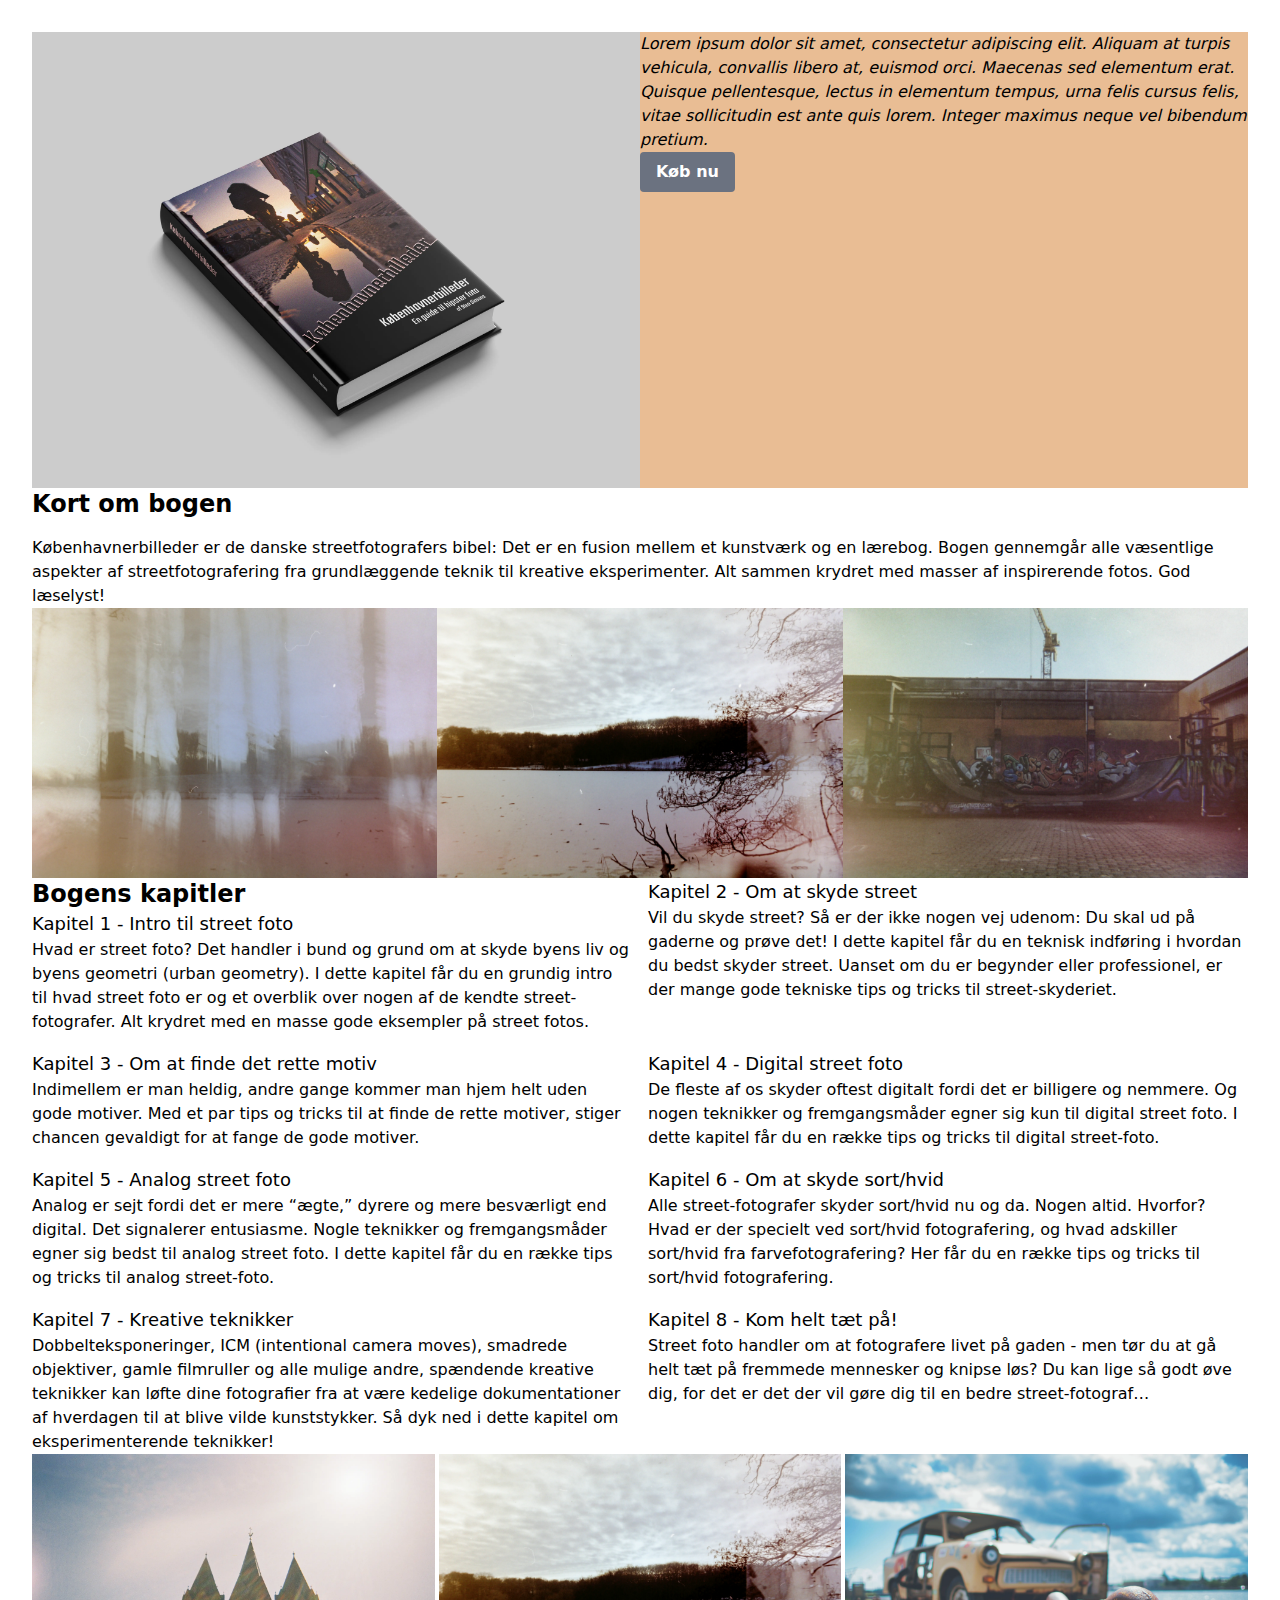
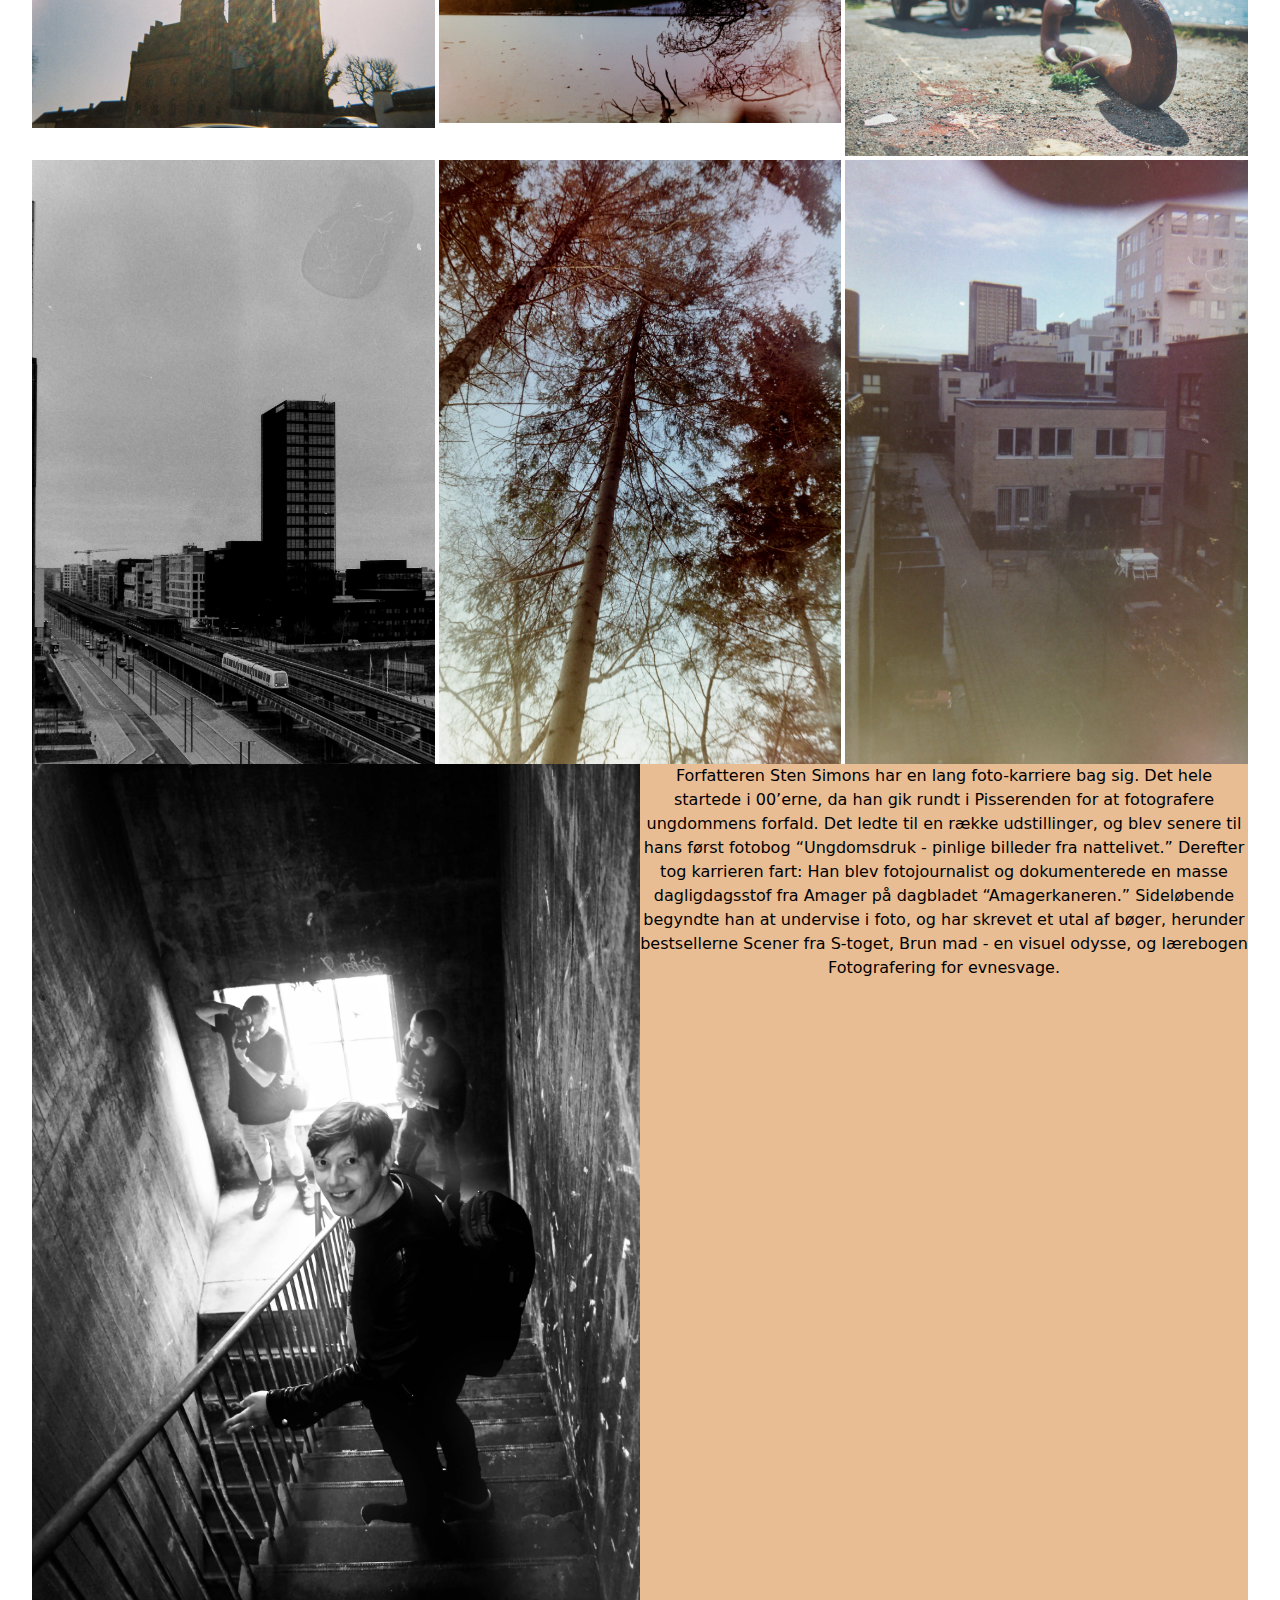
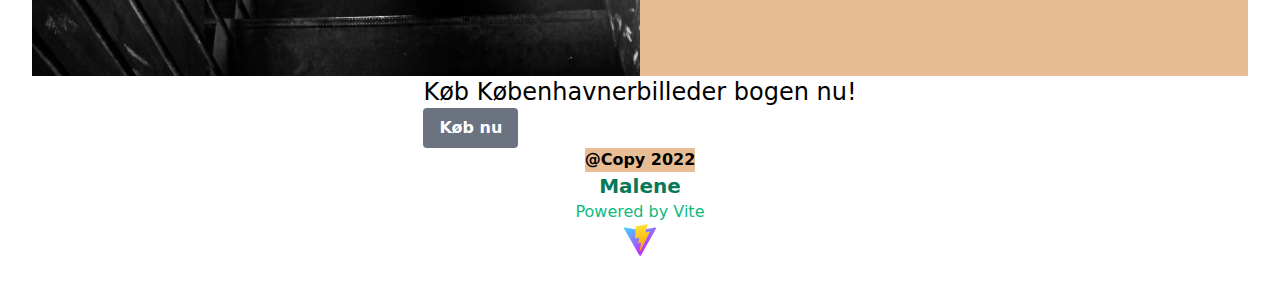
<file: index.html>
<!DOCTYPE html>
<html lang="en">
  <head>
    <meta charset="UTF-8" />
    <link rel="icon" type="image/svg+xml" href="/vite.svg" />
    <meta name="viewport" content="width=device-width, initial-scale=1.0" />
    <title>Københavnerbilleder</title>
    <script type="module" crossorigin src="./assets/main.ae54f498.js"></script>
    <link rel="stylesheet" href="./assets/index.4bffa501.css">
  </head>
  <body class="grid place-items-center p-8">

    <div class="grid grid-cols-2 gap-0">
      <div class="">
        <img src="img/kobenhavnerbilleder-sten-simons.webp" alt="kobenhavnerbilleder" /></div>
      <!-- ... -->
      <div class="bg-[#e9bd94] text-black">
       <p class="italic">Lorem ipsum dolor sit amet, consectetur adipiscing elit. Aliquam at turpis vehicula, convallis libero at, euismod orci. Maecenas sed elementum erat. Quisque pellentesque, lectus in elementum tempus, urna felis cursus felis, vitae sollicitudin est ante quis lorem. Integer maximus neque vel bibendum pretium. 
       </p> 
       <button class="bg-gray-500 hover:bg-blue-700 text-white font-bold py-2 px-4 rounded">
          Køb nu
        </button>
      </div>
    </div>

    <div class="grid grid-cols-1 gap-4 ">
      <div class="text-2xl font-bold">Kort om bogen</div>
      <div class="">
        Københavnerbilleder er de danske streetfotografers bibel: Det er en fusion mellem et kunstværk og en lærebog.
      
      Bogen gennemgår alle væsentlige aspekter af streetfotografering fra grundlæggende teknik til kreative eksperimenter. Alt sammen krydret med masser af inspirerende fotos. God læselyst!</div>
    </div>

    <div class="grid grid-cols-3 gap-0">
      <div class="">
        <img src="img/lomo-smena-17.webp" alt="lomo17" />
      </div>
      <div class="">
        <img src="img/lomo-smena-20.webp" alt="lomo20" />
      </div>
      <div class="">
        <img src="img/agfa-genanvendeligt-kamera-35mm-film-2-5.webp" alt="lomo15" />
        </div>
    </div>
    


    <div class="grid grid-cols-2 gap-4 ">
      <div class="">
        <div class="text-2xl font-bold">Bogens kapitler</div>
        <div class="text-lg">Kapitel 1 - Intro til street foto</div>
        Hvad er street foto? Det handler i bund og grund om at skyde byens liv og byens geometri (urban geometry). I dette kapitel får du en grundig intro til hvad street foto er og et overblik over nogen af de kendte street-fotografer. Alt krydret med en masse gode eksempler på street fotos.
        
      </div>
      <div class="">
        <div class="text-lg ">Kapitel 2 - Om at skyde street</div>
Vil du skyde street? Så er der ikke nogen vej udenom: Du skal ud på gaderne og prøve det! I dette kapitel får du en teknisk indføring i hvordan du bedst skyder street. Uanset om du er begynder eller professionel, er der mange gode tekniske tips og tricks til street-skyderiet.
</div>
    

    <div class="">
      <div class="text-lg "> Kapitel 3 - Om at finde det rette motiv </div>
      Indimellem er man heldig, andre gange kommer man hjem helt uden gode motiver. Med et par tips og tricks til at finde de rette motiver, stiger chancen gevaldigt for at fange de gode motiver.
      
</div>

<div class="">
  <div class="text-lg "> Kapitel 4 - Digital street foto </div>
  De fleste af os skyder oftest digitalt fordi det er billigere og nemmere. Og nogen teknikker og fremgangsmåder egner sig kun til digital street foto. I dette kapitel får du en række tips og tricks til digital street-foto. 
  
</div>

<div class="">
  <div class="text-lg "> Kapitel 5 - Analog street foto </div>
Analog er sejt fordi det er mere “ægte,” dyrere og mere besværligt end digital. Det signalerer entusiasme. Nogle teknikker og fremgangsmåder egner sig bedst til analog street foto. I dette kapitel får du en række tips og tricks til analog street-foto. 

</div>

<div class="">
  <div class="text-lg ">  Kapitel 6 - Om at skyde sort/hvid </div>
  Alle street-fotografer skyder sort/hvid nu og da. Nogen altid. Hvorfor? Hvad er der specielt ved sort/hvid fotografering, og hvad adskiller sort/hvid fra farvefotografering? Her får du en række tips og tricks til sort/hvid fotografering. 
  
  
</div>

<div class="">
  <div class="text-lg ">  Kapitel 7 - Kreative teknikker </div>
  Dobbelteksponeringer, ICM (intentional camera moves), smadrede objektiver, gamle filmruller og alle mulige andre, spændende kreative teknikker kan løfte dine fotografier fra at være kedelige dokumentationer af hverdagen til at blive vilde kunststykker. Så dyk ned i dette kapitel om eksperimenterende teknikker!
  
</div>

  <div class="">
    <div class="text-lg"> Kapitel 8 - Kom helt tæt på! </div>
  Street foto handler om at fotografere livet på gaden - men tør du at gå helt tæt på fremmede mennesker og knipse løs? Du kan lige så godt øve dig, for det er det der vil gøre dig til en bedre street-fotograf…
  
  </div>
</div>


<div class="grid grid-cols-3 gap-1">
  <div class="">
     <img src="img/foraar-med-et-agfa-le-box-2021-17.webp" alt="lomo17" />
  </div>
  <div class="">
    <img src="img/lomo-smena-20.webp" alt="lomo20" />
  </div>
  <div class="scale-70 ">
    <img src="img/_6090016.webp" alt="_6090016" />
</div>
  <div class="">
      <img src="img/nikkormat-ft2-orestad-c-6.webp" alt="nikkormat-ft2-orestad-c-6" />
  </div>
  <div class="">
    <img src="img/lomo-smena-15.webp" alt="lomo-smena-15" />
</div>
<div class="">
  <img src="img/agfa-genanvendeligt-kamera-35mm-film-2-7.webp" alt="agfa-genanvendeligt-kamera-35mm-film-2-7" />
</div>
    
</div>



<div class="grid grid-cols-2 gap-0">
  <div class="">
    <img src="img/sten_simons.webp" alt="stensimons" /></div>
  <!-- ... -->
  <div class="bg-[#e9bd94] text-black">
    <p class="text-center "> Forfatteren
    Sten Simons har en lang foto-karriere bag sig. Det hele startede i 00’erne, da han gik rundt i Pisserenden for at fotografere ungdommens forfald. Det ledte til en række udstillinger, og blev senere til hans først fotobog “Ungdomsdruk - pinlige billeder fra nattelivet.”
    Derefter tog karrieren fart: Han blev fotojournalist og dokumenterede en masse dagligdagsstof fra Amager på dagbladet “Amagerkaneren.” Sideløbende begyndte han at undervise i foto, og har skrevet et utal af bøger, herunder bestsellerne Scener fra S-toget, Brun mad - en visuel odysse, og lærebogen Fotografering for evnesvage.
  </p>
  </div>
</div>





<div class="grid grid-cols-1 gap-0">
  <div class="">
    <p class="text-center text-2xl ">Køb Københavnerbilleder bogen nu!</p>
    <button class="bg-gray-500 hover:bg-blue-700 text-white font-bold py-2 px-4 rounded">
      Køb nu
    </button>
    
  </div>
</div>





<footer class="grid grid-cols-1 gap-0 ">
  <div class="bg-[#e9bd94]">
      <p class="font-bold ">
         @Copy 2022
      </p>
  </div>
</footer>





    
    <h1 class="text-xl font-bold text-emerald-700">Malene</h1>
    <p class="text-emerald-500">
      Powered by <a href="https://vitejs.dev/guide">Vite</a>
    </p>
    <img src="img/vite.svg" alt="Vite Logo" />

    
  </body>
</html>
</file>
<file: assets/index.4bffa501.css>
*,:before,:after{box-sizing:border-box;border-width:0;border-style:solid;border-color:#e5e7eb}:before,:after{--tw-content: ""}html{line-height:1.5;-webkit-text-size-adjust:100%;-moz-tab-size:4;-o-tab-size:4;tab-size:4;font-family:ui-sans-serif,system-ui,-apple-system,BlinkMacSystemFont,Segoe UI,Roboto,Helvetica Neue,Arial,Noto Sans,sans-serif,"Apple Color Emoji","Segoe UI Emoji",Segoe UI Symbol,"Noto Color Emoji"}body{margin:0;line-height:inherit}hr{height:0;color:inherit;border-top-width:1px}abbr:where([title]){-webkit-text-decoration:underline dotted;text-decoration:underline dotted}h1,h2,h3,h4,h5,h6{font-size:inherit;font-weight:inherit}a{color:inherit;text-decoration:inherit}b,strong{font-weight:bolder}code,kbd,samp,pre{font-family:ui-monospace,SFMono-Regular,Menlo,Monaco,Consolas,Liberation Mono,Courier New,monospace;font-size:1em}small{font-size:80%}sub,sup{font-size:75%;line-height:0;position:relative;vertical-align:baseline}sub{bottom:-.25em}sup{top:-.5em}table{text-indent:0;border-color:inherit;border-collapse:collapse}button,input,optgroup,select,textarea{font-family:inherit;font-size:100%;font-weight:inherit;line-height:inherit;color:inherit;margin:0;padding:0}button,select{text-transform:none}button,[type=button],[type=reset],[type=submit]{-webkit-appearance:button;background-color:transparent;background-image:none}:-moz-focusring{outline:auto}:-moz-ui-invalid{box-shadow:none}progress{vertical-align:baseline}::-webkit-inner-spin-button,::-webkit-outer-spin-button{height:auto}[type=search]{-webkit-appearance:textfield;outline-offset:-2px}::-webkit-search-decoration{-webkit-appearance:none}::-webkit-file-upload-button{-webkit-appearance:button;font:inherit}summary{display:list-item}blockquote,dl,dd,h1,h2,h3,h4,h5,h6,hr,figure,p,pre{margin:0}fieldset{margin:0;padding:0}legend{padding:0}ol,ul,menu{list-style:none;margin:0;padding:0}textarea{resize:vertical}input::-moz-placeholder,textarea::-moz-placeholder{opacity:1;color:#9ca3af}input::placeholder,textarea::placeholder{opacity:1;color:#9ca3af}button,[role=button]{cursor:pointer}:disabled{cursor:default}img,svg,video,canvas,audio,iframe,embed,object{display:block;vertical-align:middle}img,video{max-width:100%;height:auto}[type=text],[type=email],[type=url],[type=password],[type=number],[type=date],[type=datetime-local],[type=month],[type=search],[type=tel],[type=time],[type=week],[multiple],textarea,select{-webkit-appearance:none;-moz-appearance:none;appearance:none;background-color:#fff;border-color:#6b7280;border-width:1px;border-radius:0;padding:.5rem .75rem;font-size:1rem;line-height:1.5rem;--tw-shadow: 0 0 #0000}[type=text]:focus,[type=email]:focus,[type=url]:focus,[type=password]:focus,[type=number]:focus,[type=date]:focus,[type=datetime-local]:focus,[type=month]:focus,[type=search]:focus,[type=tel]:focus,[type=time]:focus,[type=week]:focus,[multiple]:focus,textarea:focus,select:focus{outline:2px solid transparent;outline-offset:2px;--tw-ring-inset: var(--tw-empty, );--tw-ring-offset-width: 0px;--tw-ring-offset-color: #fff;--tw-ring-color: #2563eb;--tw-ring-offset-shadow: var(--tw-ring-inset) 0 0 0 var(--tw-ring-offset-width) var(--tw-ring-offset-color);--tw-ring-shadow: var(--tw-ring-inset) 0 0 0 calc(1px + var(--tw-ring-offset-width)) var(--tw-ring-color);box-shadow:var(--tw-ring-offset-shadow),var(--tw-ring-shadow),var(--tw-shadow);border-color:#2563eb}input::-moz-placeholder,textarea::-moz-placeholder{color:#6b7280;opacity:1}input::placeholder,textarea::placeholder{color:#6b7280;opacity:1}::-webkit-datetime-edit-fields-wrapper{padding:0}::-webkit-date-and-time-value{min-height:1.5em}::-webkit-datetime-edit,::-webkit-datetime-edit-year-field,::-webkit-datetime-edit-month-field,::-webkit-datetime-edit-day-field,::-webkit-datetime-edit-hour-field,::-webkit-datetime-edit-minute-field,::-webkit-datetime-edit-second-field,::-webkit-datetime-edit-millisecond-field,::-webkit-datetime-edit-meridiem-field{padding-top:0;padding-bottom:0}select{background-image:url("data:image/svg+xml,%3csvg xmlns='http://www.w3.org/2000/svg' fill='none' viewBox='0 0 20 20'%3e%3cpath stroke='%236b7280' stroke-linecap='round' stroke-linejoin='round' stroke-width='1.5' d='M6 8l4 4 4-4'/%3e%3c/svg%3e");background-position:right .5rem center;background-repeat:no-repeat;background-size:1.5em 1.5em;padding-right:2.5rem;-webkit-print-color-adjust:exact;color-adjust:exact;print-color-adjust:exact}[multiple]{background-image:initial;background-position:initial;background-repeat:unset;background-size:initial;padding-right:.75rem;-webkit-print-color-adjust:unset;color-adjust:unset;print-color-adjust:unset}[type=checkbox],[type=radio]{-webkit-appearance:none;-moz-appearance:none;appearance:none;padding:0;-webkit-print-color-adjust:exact;color-adjust:exact;print-color-adjust:exact;display:inline-block;vertical-align:middle;background-origin:border-box;-webkit-user-select:none;-moz-user-select:none;user-select:none;flex-shrink:0;height:1rem;width:1rem;color:#2563eb;background-color:#fff;border-color:#6b7280;border-width:1px;--tw-shadow: 0 0 #0000}[type=checkbox]{border-radius:0}[type=radio]{border-radius:100%}[type=checkbox]:focus,[type=radio]:focus{outline:2px solid transparent;outline-offset:2px;--tw-ring-inset: var(--tw-empty, );--tw-ring-offset-width: 2px;--tw-ring-offset-color: #fff;--tw-ring-color: #2563eb;--tw-ring-offset-shadow: var(--tw-ring-inset) 0 0 0 var(--tw-ring-offset-width) var(--tw-ring-offset-color);--tw-ring-shadow: var(--tw-ring-inset) 0 0 0 calc(2px + var(--tw-ring-offset-width)) var(--tw-ring-color);box-shadow:var(--tw-ring-offset-shadow),var(--tw-ring-shadow),var(--tw-shadow)}[type=checkbox]:checked,[type=radio]:checked{border-color:transparent;background-color:currentColor;background-size:100% 100%;background-position:center;background-repeat:no-repeat}[type=checkbox]:checked{background-image:url("data:image/svg+xml,%3csvg viewBox='0 0 16 16' fill='white' xmlns='http://www.w3.org/2000/svg'%3e%3cpath d='M12.207 4.793a1 1 0 010 1.414l-5 5a1 1 0 01-1.414 0l-2-2a1 1 0 011.414-1.414L6.5 9.086l4.293-4.293a1 1 0 011.414 0z'/%3e%3c/svg%3e")}[type=radio]:checked{background-image:url("data:image/svg+xml,%3csvg viewBox='0 0 16 16' fill='white' xmlns='http://www.w3.org/2000/svg'%3e%3ccircle cx='8' cy='8' r='3'/%3e%3c/svg%3e")}[type=checkbox]:checked:hover,[type=checkbox]:checked:focus,[type=radio]:checked:hover,[type=radio]:checked:focus{border-color:transparent;background-color:currentColor}[type=checkbox]:indeterminate{background-image:url("data:image/svg+xml,%3csvg xmlns='http://www.w3.org/2000/svg' fill='none' viewBox='0 0 16 16'%3e%3cpath stroke='white' stroke-linecap='round' stroke-linejoin='round' stroke-width='2' d='M4 8h8'/%3e%3c/svg%3e");border-color:transparent;background-color:currentColor;background-size:100% 100%;background-position:center;background-repeat:no-repeat}[type=checkbox]:indeterminate:hover,[type=checkbox]:indeterminate:focus{border-color:transparent;background-color:currentColor}[type=file]{background:unset;border-color:inherit;border-width:0;border-radius:0;padding:0;font-size:unset;line-height:inherit}[type=file]:focus{outline:1px solid ButtonText;outline:1px auto -webkit-focus-ring-color}*,:before,:after{--tw-border-spacing-x: 0;--tw-border-spacing-y: 0;--tw-translate-x: 0;--tw-translate-y: 0;--tw-rotate: 0;--tw-skew-x: 0;--tw-skew-y: 0;--tw-scale-x: 1;--tw-scale-y: 1;--tw-pan-x: ;--tw-pan-y: ;--tw-pinch-zoom: ;--tw-scroll-snap-strictness: proximity;--tw-ordinal: ;--tw-slashed-zero: ;--tw-numeric-figure: ;--tw-numeric-spacing: ;--tw-numeric-fraction: ;--tw-ring-inset: ;--tw-ring-offset-width: 0px;--tw-ring-offset-color: #fff;--tw-ring-color: rgb(59 130 246 / .5);--tw-ring-offset-shadow: 0 0 #0000;--tw-ring-shadow: 0 0 #0000;--tw-shadow: 0 0 #0000;--tw-shadow-colored: 0 0 #0000;--tw-blur: ;--tw-brightness: ;--tw-contrast: ;--tw-grayscale: ;--tw-hue-rotate: ;--tw-invert: ;--tw-saturate: ;--tw-sepia: ;--tw-drop-shadow: ;--tw-backdrop-blur: ;--tw-backdrop-brightness: ;--tw-backdrop-contrast: ;--tw-backdrop-grayscale: ;--tw-backdrop-hue-rotate: ;--tw-backdrop-invert: ;--tw-backdrop-opacity: ;--tw-backdrop-saturate: ;--tw-backdrop-sepia: }::-webkit-backdrop{--tw-border-spacing-x: 0;--tw-border-spacing-y: 0;--tw-translate-x: 0;--tw-translate-y: 0;--tw-rotate: 0;--tw-skew-x: 0;--tw-skew-y: 0;--tw-scale-x: 1;--tw-scale-y: 1;--tw-pan-x: ;--tw-pan-y: ;--tw-pinch-zoom: ;--tw-scroll-snap-strictness: proximity;--tw-ordinal: ;--tw-slashed-zero: ;--tw-numeric-figure: ;--tw-numeric-spacing: ;--tw-numeric-fraction: ;--tw-ring-inset: ;--tw-ring-offset-width: 0px;--tw-ring-offset-color: #fff;--tw-ring-color: rgb(59 130 246 / .5);--tw-ring-offset-shadow: 0 0 #0000;--tw-ring-shadow: 0 0 #0000;--tw-shadow: 0 0 #0000;--tw-shadow-colored: 0 0 #0000;--tw-blur: ;--tw-brightness: ;--tw-contrast: ;--tw-grayscale: ;--tw-hue-rotate: ;--tw-invert: ;--tw-saturate: ;--tw-sepia: ;--tw-drop-shadow: ;--tw-backdrop-blur: ;--tw-backdrop-brightness: ;--tw-backdrop-contrast: ;--tw-backdrop-grayscale: ;--tw-backdrop-hue-rotate: ;--tw-backdrop-invert: ;--tw-backdrop-opacity: ;--tw-backdrop-saturate: ;--tw-backdrop-sepia: }::backdrop{--tw-border-spacing-x: 0;--tw-border-spacing-y: 0;--tw-translate-x: 0;--tw-translate-y: 0;--tw-rotate: 0;--tw-skew-x: 0;--tw-skew-y: 0;--tw-scale-x: 1;--tw-scale-y: 1;--tw-pan-x: ;--tw-pan-y: ;--tw-pinch-zoom: ;--tw-scroll-snap-strictness: proximity;--tw-ordinal: ;--tw-slashed-zero: ;--tw-numeric-figure: ;--tw-numeric-spacing: ;--tw-numeric-fraction: ;--tw-ring-inset: ;--tw-ring-offset-width: 0px;--tw-ring-offset-color: #fff;--tw-ring-color: rgb(59 130 246 / .5);--tw-ring-offset-shadow: 0 0 #0000;--tw-ring-shadow: 0 0 #0000;--tw-shadow: 0 0 #0000;--tw-shadow-colored: 0 0 #0000;--tw-blur: ;--tw-brightness: ;--tw-contrast: ;--tw-grayscale: ;--tw-hue-rotate: ;--tw-invert: ;--tw-saturate: ;--tw-sepia: ;--tw-drop-shadow: ;--tw-backdrop-blur: ;--tw-backdrop-brightness: ;--tw-backdrop-contrast: ;--tw-backdrop-grayscale: ;--tw-backdrop-hue-rotate: ;--tw-backdrop-invert: ;--tw-backdrop-opacity: ;--tw-backdrop-saturate: ;--tw-backdrop-sepia: }.grid{display:grid}.grid-cols-2{grid-template-columns:repeat(2,minmax(0,1fr))}.grid-cols-1{grid-template-columns:repeat(1,minmax(0,1fr))}.grid-cols-3{grid-template-columns:repeat(3,minmax(0,1fr))}.place-items-center{place-items:center}.gap-0{gap:0px}.gap-4{gap:1rem}.gap-1{gap:.25rem}.rounded{border-radius:.25rem}.bg-\[\#e9bd94\]{--tw-bg-opacity: 1;background-color:rgb(233 189 148 / var(--tw-bg-opacity))}.bg-gray-500{--tw-bg-opacity: 1;background-color:rgb(107 114 128 / var(--tw-bg-opacity))}.p-8{padding:2rem}.py-2{padding-top:.5rem;padding-bottom:.5rem}.px-4{padding-left:1rem;padding-right:1rem}.text-center{text-align:center}.text-2xl{font-size:1.5rem;line-height:2rem}.text-lg{font-size:1.125rem;line-height:1.75rem}.text-xl{font-size:1.25rem;line-height:1.75rem}.font-bold{font-weight:700}.italic{font-style:italic}.text-black{--tw-text-opacity: 1;color:rgb(0 0 0 / var(--tw-text-opacity))}.text-white{--tw-text-opacity: 1;color:rgb(255 255 255 / var(--tw-text-opacity))}.text-emerald-700{--tw-text-opacity: 1;color:rgb(4 120 87 / var(--tw-text-opacity))}.text-emerald-500{--tw-text-opacity: 1;color:rgb(16 185 129 / var(--tw-text-opacity))}.ring{--tw-ring-offset-shadow: var(--tw-ring-inset) 0 0 0 var(--tw-ring-offset-width) var(--tw-ring-offset-color);--tw-ring-shadow: var(--tw-ring-inset) 0 0 0 calc(3px + var(--tw-ring-offset-width)) var(--tw-ring-color);box-shadow:var(--tw-ring-offset-shadow),var(--tw-ring-shadow),var(--tw-shadow, 0 0 #0000)}.hover\:bg-blue-700:hover{--tw-bg-opacity: 1;background-color:rgb(29 78 216 / var(--tw-bg-opacity))}
</file>
